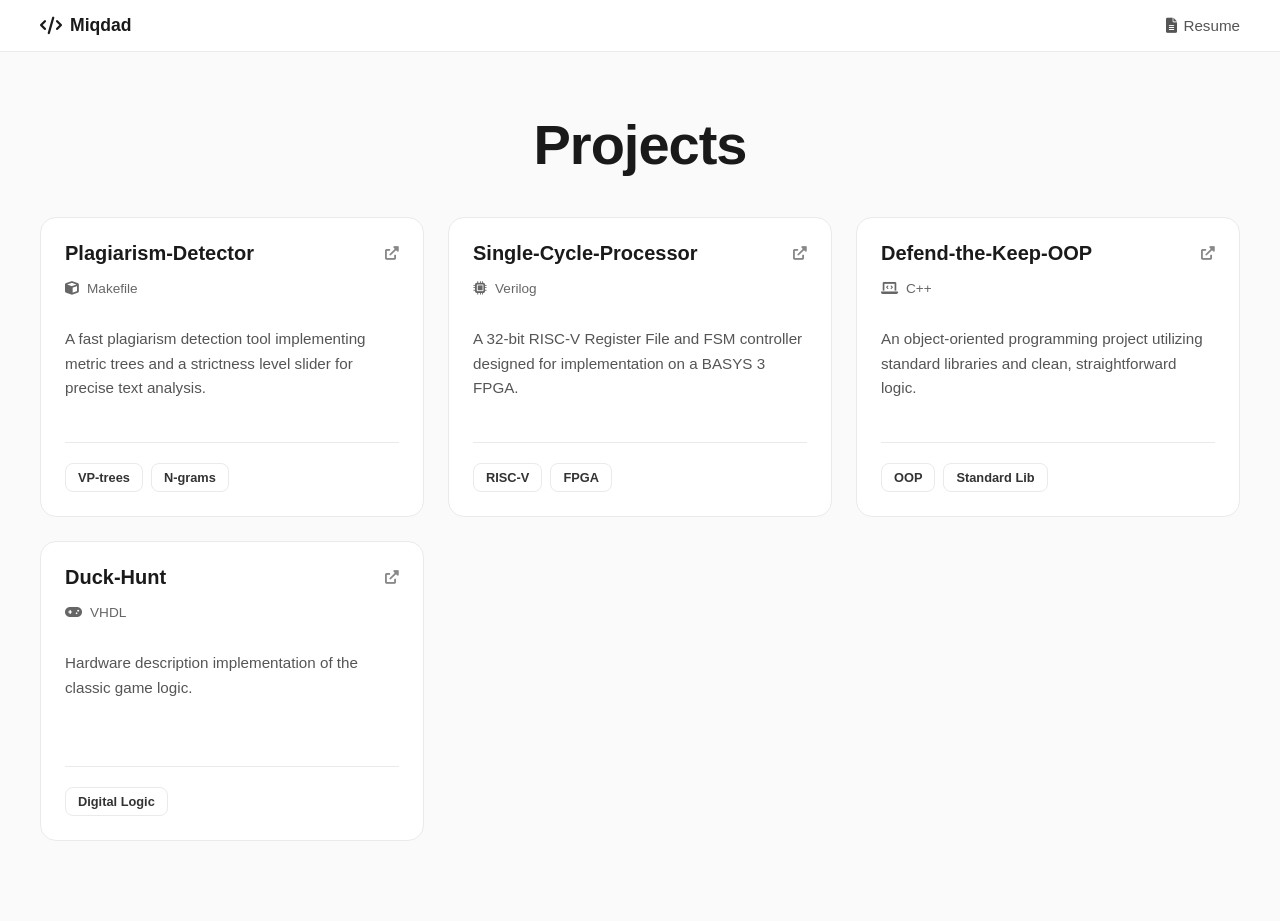
<file: index.html>
<!DOCTYPE html>
<html lang="en">
<head>
<meta charset="UTF-8">
<meta name="viewport" content="width=device-width, initial-scale=1.0">
<title>Miqdad | Projects</title>
<link href="https://cdnjs.cloudflare.com/ajax/libs/font-awesome/6.0.0/css/all.min.css" rel="stylesheet">
<style>
  body {
    font-family: -apple-system, BlinkMacSystemFont, "Segoe UI", Roboto, Helvetica, Arial, sans-serif;
    margin: 0;
    padding: 0;
    background-color: #fafafa;
    color: #1a1a1a;
  }

  nav {
    display: flex;
    justify-content: space-between;
    align-items: center;
    padding: 15px 40px;
    background-color: white;
    border-bottom: 1px solid #eaeaea;
    position: sticky;
    top: 0;
    z-index: 100;
  }

  .nav-brand {
    font-weight: 700;
    font-size: 1.1rem;
    display: flex;
    align-items: center;
    gap: 8px;
  }

  .nav-links {
    display: flex;
    gap: 30px;
  }

  .nav-links a {
    font-size: 0.95rem;
    color: #555;
    font-weight: 500;
    display: flex;
    align-items: center;
    gap: 6px;
    text-decoration: none;
    cursor: pointer;
    transition: color 0.2s ease;
  }

  .nav-links a:hover {
    color: #000;
  }

  header {
    text-align: center;
    margin: 60px 0 40px 0;
  }

  h1 {
    font-size: 3.5rem;
    font-weight: 800;
    margin: 0;
    letter-spacing: -1px;
  }

  .grid-container {
    display: grid;
    grid-template-columns: repeat(auto-fit, minmax(320px, 1fr));
    gap: 24px;
    max-width: 1200px;
    margin: 0 auto;
    padding: 0 20px 80px 20px;
    align-items: start;
  }

  .card {
    background: white;
    border: 1px solid #eaeaea;
    border-radius: 16px;
    padding: 24px;
    text-decoration: none;
    color: inherit;
    display: flex;
    flex-direction: column;
    transition: all 0.3s cubic-bezier(0.25, 0.8, 0.25, 1);
    position: relative;
    min-height: 250px;
  }

  .card:hover {
    transform: translateY(-10px) scale(1.02);
    box-shadow: 0 20px 40px rgba(0,0,0,0.08);
    border-color: transparent;
    z-index: 10;
  }

  .card-title {
    font-size: 1.25rem;
    font-weight: 700;
    margin: 0 0 16px 0;
    display: flex;
    align-items: center;
    justify-content: space-between;
  }

  .card-title i {
    font-size: 0.85rem;
    color: #888;
  }

  .meta-info {
    display: flex;
    flex-direction: column;
    gap: 8px;
    margin-bottom: 16px;
  }

  .meta-item {
    display: flex;
    align-items: center;
    gap: 8px;
    font-size: 0.85rem;
    color: #666;
  }

  .description {
    font-size: 0.95rem;
    line-height: 1.6;
    color: #555;
    margin-bottom: 24px;
    flex-grow: 1;
  }

  .tech-stack {
    display: flex;
    flex-wrap: wrap;
    gap: 8px;
    border-top: 1px solid #eaeaea;
    padding-top: 20px;
  }

  .tech-box {
    border: 1px solid #eaeaea;
    border-radius: 8px;
    padding: 6px 12px;
    font-size: 0.8rem;
    font-weight: 600;
    color: #333;
    display: flex;
    align-items: center;
    justify-content: center;
    background-color: #fff;
  }
</style>
</head>
<body>

  <nav>
    <div class="nav-brand">
      <i class="fas fa-code"></i> Miqdad
    </div>
    <div class="nav-links">
      <a href="resume.pdf" target="_blank"><i class="fas fa-file-alt"></i> Resume</a>
    </div>
  </nav>

  <header>
    <h1>Projects</h1>
  </header>

  <div class="grid-container">

    <a href="https://github.com/miqdadhayati/Plagiarism-Detector" target="_blank" class="card">
      <h3 class="card-title">
        Plagiarism-Detector <i class="fas fa-external-link-alt"></i>
      </h3>
      <div class="meta-info">
        <div class="meta-item"><i class="fas fa-cube"></i> Makefile</div>
      </div>
      <p class="description">A fast plagiarism detection tool implementing metric trees and a strictness level slider for precise text analysis.</p>
      <div class="tech-stack">
        <div class="tech-box">VP-trees</div>
        <div class="tech-box">N-grams</div>
      </div>
    </a>

    <a href="https://github.com/miqdadhayati/Single-Cycle-Processor" target="_blank" class="card">
      <h3 class="card-title">
        Single-Cycle-Processor <i class="fas fa-external-link-alt"></i>
      </h3>
      <div class="meta-info">
        <div class="meta-item"><i class="fas fa-microchip"></i> Verilog</div>
      </div>
      <p class="description">A 32-bit RISC-V Register File and FSM controller designed for implementation on a BASYS 3 FPGA.</p>
      <div class="tech-stack">
        <div class="tech-box">RISC-V</div>
        <div class="tech-box">FPGA</div>
      </div>
    </a>

    <a href="https://github.com/Khanx007/Defend-the-Keep-OOP" target="_blank" class="card">
      <h3 class="card-title">
        Defend-the-Keep-OOP <i class="fas fa-external-link-alt"></i>
      </h3>
      <div class="meta-info">
        <div class="meta-item"><i class="fas fa-laptop-code"></i> C++</div>
      </div>
      <p class="description">An object-oriented programming project utilizing standard libraries and clean, straightforward logic.</p>
      <div class="tech-stack">
        <div class="tech-box">OOP</div>
        <div class="tech-box">Standard Lib</div>
      </div>
    </a>

    <a href="https://github.com/miqdadhayati/Duck-Hunt" target="_blank" class="card">
      <h3 class="card-title">
        Duck-Hunt <i class="fas fa-external-link-alt"></i>
      </h3>
      <div class="meta-info">
        <div class="meta-item"><i class="fas fa-gamepad"></i> VHDL</div>
      </div>
      <p class="description">Hardware description implementation of the classic game logic.</p>
      <div class="tech-stack">
        <div class="tech-box">Digital Logic</div>
      </div>
    </a>

  </div>

</body>
</html>
</file>
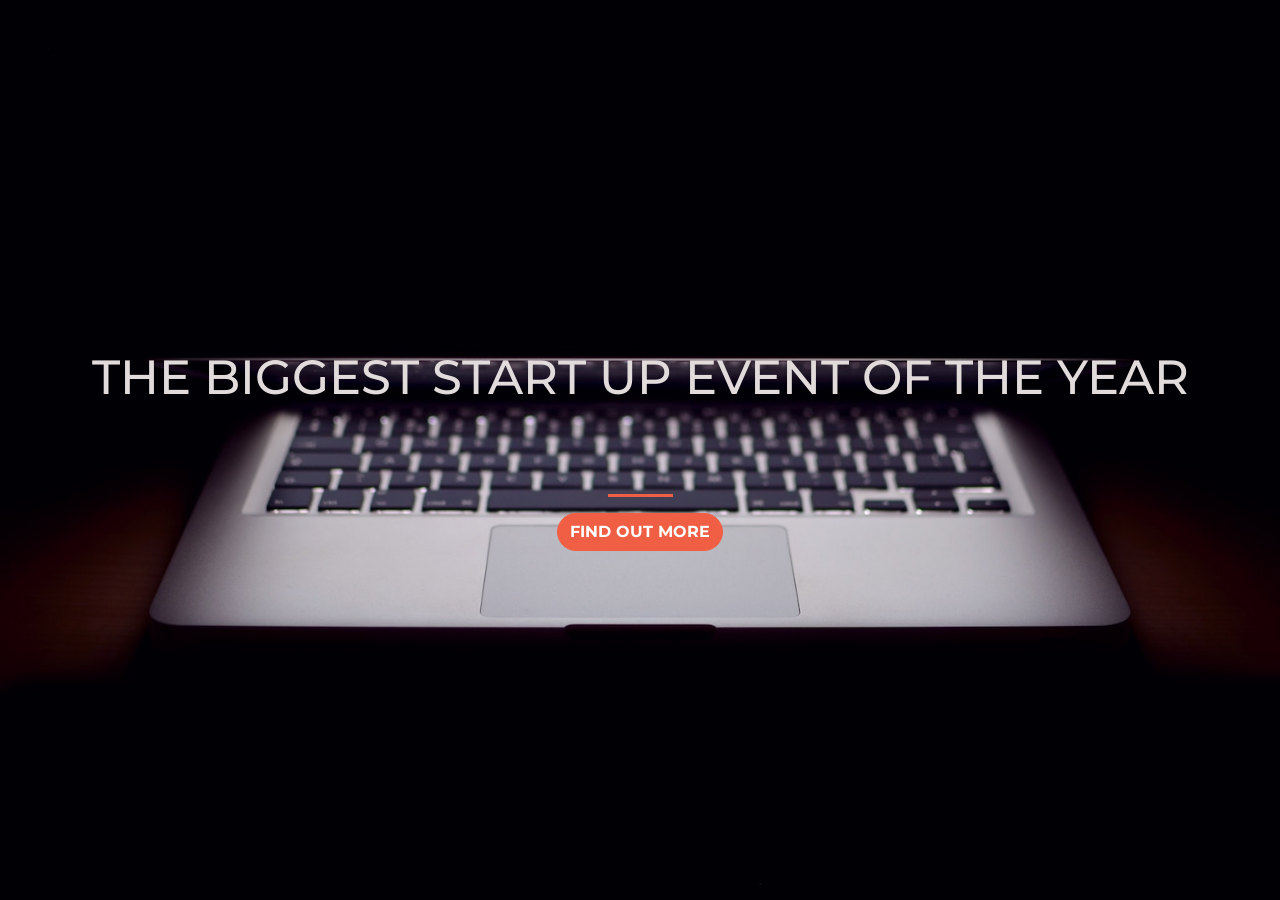
<file: sample.html>
<!DOCTYPE html>
<html>
  <head>
    <title>Startup</title>
      <!-- Required meta tags -->
    <meta charset="utf-8">
    <meta name="viewport" content="width=device-width, initial-scale=1, shrink-to-fit=no">


    <!-- Google Fonts -->
    <link href="https://fonts.googleapis.com/css?family=Montserrat" rel="stylesheet">

    <!-- Bootstrap CSS from a CDN. This way you don't have to include the bootstrap file yourself -->
    <link rel="stylesheet" href="https://stackpath.bootstrapcdn.com/bootstrap/4.3.1/css/bootstrap.min.css" integrity="sha384-ggOyR0iXCbMQv3Xipma34MD+dH/1fQ784/j6cY/iJTQUOhcWr7x9JvoRxT2MZw1T" crossorigin="anonymous">
    
    <!-- Your own stylesheet -->
    <link rel="stylesheet" type="text/css" href="style.css">
  </head>
  <body>
    <div class="container d-flex align-items-center h-100">
      <div class="row">
        <header class="text-center col-12">
         <h1 class="text-uppercase"><stong>The biggest start up event of the year</stong></h1>
        </header>
        <section class="buffer col-12"></section>
        <section class="text-center col 12">
          <hr>
          <a href="https://mailchi.mp/3bb2e343280b/startup">

          <button class="btn btn-primary btn-xl">Find out more</button> 
        </a>
        </section>

     </div>
   </div>
  </body>
</html>
</file>
<file: style.css>
body,
html {
  width: 100%;
  height: 100%;
  font-family: 'Montserrat', sans-serif;
   background: url(header.jpg) no-repeat center center fixed; 
  -webkit-background-size: cover;
  -moz-background-size: cover;
  -o-background-size: cover;
  background-size: cover;

}

img {
  size: background;
}

h1 {
  font-size: 3rem;
  color: #e2dbdb;
  }

hr {
  border-color: #F05F44;
  border-width: 3px;
  max-width: 65px;

}  

.buffer{
  height: 4rem;
}

.btn {
  font-weight: 700;
  border-radius: 300px;
  text-transform: uppercase;

}

.btn-primary {
  background-color: #F05F44;
  border-color: #F05F44 ;
}

.btn-primary: hover {
  background-color: #ee4b08;
  border-color: #ee4b08;
  border-width: 4px;
}


.btn-xl {
    padding: 1rem 2 rem;


 }
</file>
